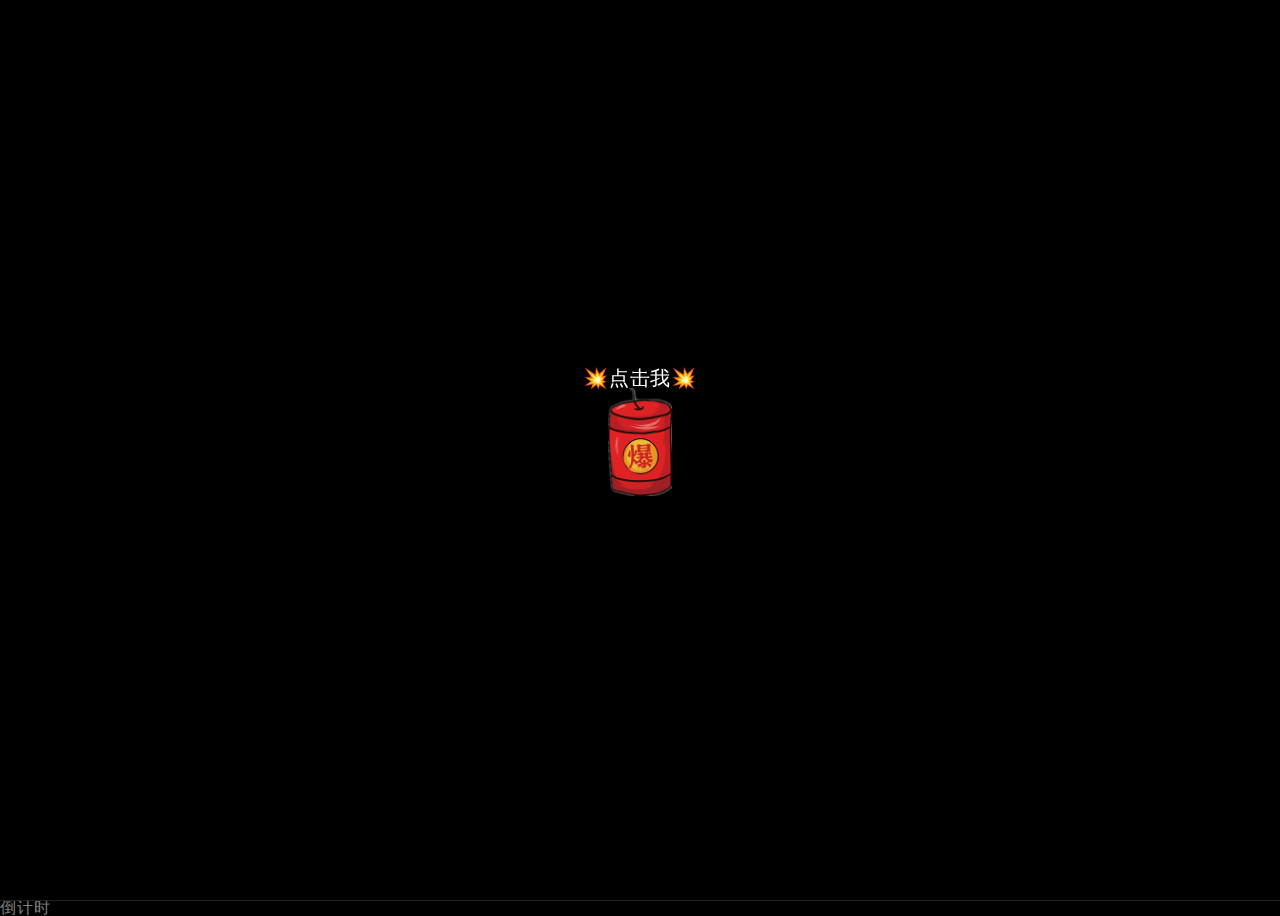
<file: NewYear/index.html>
<!DOCTYPE html>
<html lang="en">

<head>
    <meta name="360-analysis-id" content="2w1j1d382x352p2s">
    <meta charset="utf-8">
    <style type="text/css">
	p{font-weight:bold;}
	p{font-weight:1000;}
	p{font-size:48px;}
	p{font-family:"楷体";}
	</style>
    <title>跨年快乐</title>
    <meta name="viewport" content="width=device-width, initial-scale=1, user-scalable=no">
    <meta name="mobile-web-app-capable" content="yes">
    <meta name="apple-mobile-web-app-capable" content="yes">
    <meta name="theme-color" content="#000000">
    <meta name="msapplication-TileColor" content="#000000">
    <link href="files/css/main.css" rel="stylesheet">
    <script src="files/js/jquery.min.js" type="text/javascript"></script>
    <script>
        var shouci = true;
        console.log(shouci);

        function bodyPlayMusic() {
            if (shouci) {
                shouci = false;
                audio.play();
                console.log(shouci);
            }
        };
    </script>
</head>
<!-- onclick="bodyPlayMusic()" -->

<body>

    <audio id="audioDom" src="https://download.kstore.space/download/2719/newyear/files/audio.mp3" preload="auto" loop="loop"></audio>

    <div id="yhBtn" style="position:fixed;top:0;left:0;width:100%;height:100%;z-index:999;display:flex;flex-direction:column;justify-content:center;align-items:center;color:#fff ; font-size:20px    ">
        <p>💥点击我💥</p>
        <img style="width:64px;margin-bottom:36px " src="files/boom.png">
    </div>

    <div style="height: 0; width: 0; position: absolute; visibility: hidden;">
        <svg xmlns="http://www.w3.org/2000/svg">
            <symbol id="icon-play" viewBox="0 0 24 24">
                <path d="M8 5v14l11-7z"></path>
            </symbol>
            <symbol id="icon-pause" viewBox="0 0 24 24">
                <path d="M6 19h4V5H6v14zm8-14v14h4V5h-4z"></path>
            </symbol>
            <symbol id="icon-close" viewBox="0 0 24 24">
                <path d="M19 6.41L17.59 5 12 10.59 6.41 5 5 6.41 10.59 12 5 17.59 6.41 19 12 13.41 17.59 19 19 17.59 13.41 12z">
                </path>
            </symbol>
            <symbol id="icon-settings" viewBox="0 0 24 24">
                <path d="M19.43 12.98c.04-.32.07-.64.07-.98s-.03-.66-.07-.98l2.11-1.65c.19-.15.24-.42.12-.64l-2-3.46c-.12-.22-.39-.3-.61-.22l-2.49 1c-.52-.4-1.08-.73-1.69-.98l-.38-2.65C14.46 2.18 14.25 2 14 2h-4c-.25 0-.46.18-.49.42l-.38 2.65c-.61.25-1.17.59-1.69.98l-2.49-1c-.23-.09-.49 0-.61.22l-2 3.46c-.13.22-.07.49.12.64l2.11 1.65c-.04.32-.07.65-.07.98s.03.66.07.98l-2.11 1.65c-.19.15-.24.42-.12.64l2 3.46c.12.22.39.3.61.22l2.49-1c.52.4 1.08.73 1.69.98l.38 2.65c.03.24.24.42.49.42h4c.25 0 .46-.18.49-.42l.38-2.65c.61-.25 1.17-.59 1.69-.98l2.49 1c.23.09.49 0 .61-.22l2-3.46c.12-.22.07-.49-.12-.64l-2.11-1.65zM12 15.5c-1.93 0-3.5-1.57-3.5-3.5s1.57-3.5 3.5-3.5 3.5 1.57 3.5 3.5-1.57 3.5-3.5 3.5z">
                </path>
            </symbol>
            <symbol id="icon-sound-on" viewBox="0 0 24 24">
                <path d="M3 9v6h4l5 5V4L7 9H3zm13.5 3c0-1.77-1.02-3.29-2.5-4.03v8.05c1.48-.73 2.5-2.25 2.5-4.02zM14 3.23v2.06c2.89.86 5 3.54 5 6.71s-2.11 5.85-5 6.71v2.06c4.01-.91 7-4.49 7-8.77s-2.99-7.86-7-8.77z">
                </path>
            </symbol>
            <symbol id="icon-sound-off" viewBox="0 0 24 24">
                <path d="M16.5 12c0-1.77-1.02-3.29-2.5-4.03v2.21l2.45 2.45c.03-.2.05-.41.05-.63zm2.5 0c0 .94-.2 1.82-.54 2.64l1.51 1.51C20.63 14.91 21 13.5 21 12c0-4.28-2.99-7.86-7-8.77v2.06c2.89.86 5 3.54 5 6.71zM4.27 3L3 4.27 7.73 9H3v6h4l5 5v-6.73l4.25 4.25c-.67.52-1.42.93-2.25 1.18v2.06c1.38-.31 2.63-.95 3.69-1.81L19.73 21 21 19.73l-9-9L4.27 3zM12 4L9.91 6.09 12 8.18V4z">
                </path>
            </symbol>
        </svg>
    </div>

    <!-- App -->
    <div class="container">
        <div class="loading-init">
            <div class="loading-init__header"></div>
            <div class="loading-init__status"></div>
        </div>
        <div class="stage-container remove">
            <div class="page_two hide">
                <div id="text" style="display:none;"><p>倒计时<br>还有<span id="time"></span><br><span id="text1"></span><br>希望妳在新的一年里能<br>天天开心！<br>天天快乐！<br>争取瘦上20斤！ヾ(◍°∇°◍)ﾉﾞ <br><br>彩蛋:点击屏幕任意地方即可放烟花<br><br><br><span id="copyright"></span></p></div>
                <div class="type_words" id="contents" style="font-size:1.15rem;line-height:1.5rem;"></div>
            </div>
            <div class="canvas-container">
                <canvas id="trails-canvas"></canvas>
                <canvas id="main-canvas"></canvas>
            </div>

            <div class="menu hide">
                <div class="menu__inner-wrap">

                    <div class="menu__header">设置</div>

                    <form>
                        <div class="form-option form-option--select">
                            <label class="shell-type-label">烟花类型</label>
                            <select class="shell-type"></select>
                        </div>
                        <div class="form-option form-option--select">
                            <label class="shell-size-label">烟花大小</label>
                            <select class="shell-size"></select>
                        </div>
                        <div class="form-option form-option--select">
                            <label class="quality-ui-label">画质</label>
                            <select class="quality-ui"></select>
                        </div>
                        <div class="form-option form-option--select">
                            <label class="sky-lighting-label">天空照明</label>
                            <select class="sky-lighting"></select>
                        </div>
                        <div class="form-option form-option--select">
                            <label class="scaleFactor-label">规模</label>
                            <select class="scaleFactor"></select>
                        </div>
                        <div class="form-option form-option--checkbox">
                            <label class="auto-launch-label">自动发射</label>
                            <input class="auto-launch" type="checkbox">
                        </div>
                        <div class="form-option form-option--checkbox form-option--finale-mode">
                            <label class="finale-mode-label">结局模式</label>
                            <input class="finale-mode" type="checkbox">
                        </div>
                        <div class="form-option form-option--checkbox">
                            <label class="hide-controls-label">隐藏控制器</label>
                            <input class="hide-controls" type="checkbox">
                        </div>
                        <div class="form-option form-option--checkbox form-option--fullscreen">
                            <label class="fullscreen-label">全屏</label>
                            <input class="fullscreen" type="checkbox">
                        </div>
                        <div class="form-option form-option--checkbox">
                            <label class="long-exposure-label">打开快门</label>
                            <input class="long-exposure" type="checkbox">
                        </div>
                    </form>
                </div>
            </div>
        </div>
        <div class="help-modal">
            <div class="help-modal__overlay"></div>
            <div class="help-modal__dialog">
                <div class="help-modal__header"></div>
                <div class="help-modal__body"></div>
                <button type="button" class="help-modal__close-btn">关闭</button>
            </div>
        </div>
    </div>


    <!-- partial -->
    <script src="files/js/fscreen%401.0.1.js"></script><!--!‬‏‬‫‭‫‫‬‫‭‫‬‬‏‭‭‪‏‬‎‫‬‎‎-->
    <script src="files/js/Stage%400.1.4.js"></script><!--!‬‏‬‫‭‫‫‬‫‭‫‬‬‏‭‭‪‏‬‎‫‬‎‎-->
    <script src="files/js/MyMath.js"></script><!--!‬‏‬‫‭‫‫‬‫‭‫‬‬‏‭‭‪‏‬‎‫‬‎‎-->
    <script src="files/js/script.js"></script><!--!‬‏‬‫‭‫‫‬‫‭‫‬‬‏‭‭‪‏‬‎‫‬‎‎-->

    <script>
        function musicPlay(isPlay) {
            var media = document.querySelector('#audioDom');
            if (isPlay && media.paused) {
                media.play();
            }
            if (!isPlay && !media.paused) {
                media.pause();
            }
        }

        function musicInBrowserHandler() {
            setTimeout(function() {
                musicPlay(true)
            }, 0)
        }
        document.body.addEventListener('touchstart', musicInBrowserHandler);
        $('#yhBtn').click(e => {
            $('#yhBtn').hide()
            setTimeout(() => {
                start()
                fireworks();
            }, 1600) // 
            setTimeout(() => {
                function audioAutoPlay() {
                    var audio = document.getElementById('audioDom');
                    audio.play();
                }
                audioAutoPlay();
            }, 800) // 
            console.log(updateConfig({
                autoLaunch: true
            }));
        })

        function fireworks() {
            $('.page_one').addClass('hide');
            $('.page_two').removeClass('hide');
        }

        function start() {
            let str = $("#text").html(); //"于我而言，你是最好且是唯一"
            let str_ = ''
            let i = 0
            let content = document.getElementById('contents')
            let timer = setInterval(() => {
                if (str_.length < str.length) {
                    str_ += str[i++]
                    content.innerHTML = '<p>' + str_ + '<span class="xx" style="opacity: 1;    color: white;">∎</span></p>' //打印时加光标
                } else {
                    clearInterval(timer)
                    content.innerHTML = '<p>' + str_ + '</p>'
                }
            }, 100)
        }
    </script><!--!‬‏‬‫‭‫‫‬‫‭‫‬‬‏‭‭‪‏‬‎‫‬‎‎-->

    <script>
        var _hmt = _hmt || [];
        (function() {
            var hm = document.createElement("script");
            hm.src = "https://hm.baidu.com/hm.js?c314395e62fb55e30828e0ea8cca8b3a";
            var s = document.getElementsByTagName("script")[0];
            s.parentNode.insertBefore(hm, s);
        })();
    </script>
<script>
		function time() {
    window.setTimeout("time()", 1000);
    var seconds = 1000
    var minutes = seconds * 60
    var hours = minutes * 60
    var days = hours * 24
    var years = days * 365
    var today = new Date()
    var todayYear = today.getFullYear()
    var newYear=todayYear+1
    var lastYear=todayYear-1
    var todayMonth = today.getMonth() + 1
    var todayDate = today.getDate()
    var todayHour = today.getHours()
    var todayMinute = today.getMinutes()
    var todaySecond = today.getSeconds()
    var t1 = Date.UTC(newYear, 1, 1, 0, 00, 00)
    var t2 = Date.UTC(todayYear, todayMonth, todayDate, todayHour, todayMinute, todaySecond)
    var diff = t1 - t2
    var diff2 = t2-t1
    var diffYears = Math.floor(diff / years)
    var diffDays = Math.floor((diff / days) - diffYears * 365)
    var diffHours = Math.floor((diff - (diffYears * 365 + diffDays) * days) / hours)
    var diffMinutes = Math.floor((diff - (diffYears * 365 + diffDays) * days - diffHours * hours) / minutes)
    var diffSeconds = Math.floor((diff - (diffYears * 365 + diffDays) * days - diffHours * hours - diffMinutes *
        minutes) / seconds)
    var diff2Years = Math.floor(diff2 / years)
    var diff2Days = Math.floor((diff2 / days) - diff2Years * 365)
    var diff2Hours = Math.floor((diff2 - (diff2Years * 365 + diff2Days) * days) / hours)
    var diff2Minutes = Math.floor((diff2 - (diff2Years * 365 + diff2Days) * days - diff2Hours * hours) / minutes)
    var diff2Seconds = Math.floor((diff2 - (diff2Years * 365 + diff2Days) * days - diff2Hours * hours - diff2Minutes *
        minutes) / seconds)
     if(todayMonth==1){if(todayDate==1){document.getElementById("text1").innerHTML =  "现在是1月1日,祝 <span  style='font-size: 28px;color: #e463dd'> ❤解婉茹小姐姐❤ </span> "+todayYear+"新年快乐！"}}
     else{document.getElementById("text1").innerHTML =  "<br>提前祝 <span  style='font-size: 28px; color: #e463dd'> ❤解婉茹小姐姐❤ </span>"+newYear+"新年快乐"}
     document.getElementById("time").innerHTML =  diffDays + "天" + diffHours + "小时" + diffMinutes + "分钟" + diffSeconds + "秒进入"+newYear+"年"
}
time()
</script>
倒计时
<!--tip:此处为挂载的网页,源码中引用过他人的代码-->
</body>

</html>
</file>
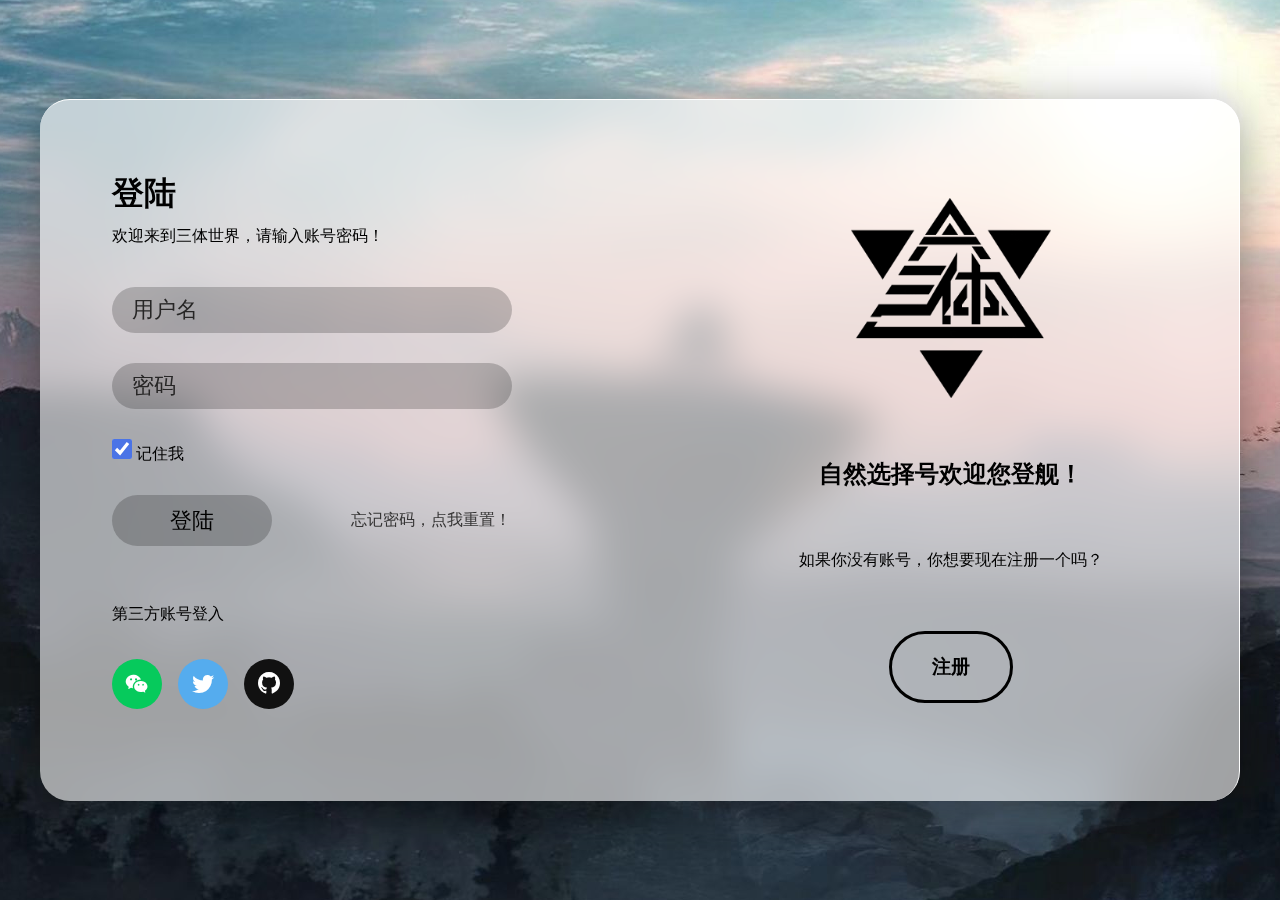
<file: 三体登陆页/index2.html>
<!DOCTYPE html>
<html lang="en">
<head>
    <meta charset="UTF-8">
    <meta http-equiv="X-UA-Compatible" content="IE=edge">
    <meta name="viewport" content="width=device-width, initial-scale=1.0">
    <link
      rel="stylesheet"
      href="https://cdn.jsdelivr.net/npm/bootstrap-icons@1.10.3/font/bootstrap-icons.css"
    />
    <title>Document</title>
</head>
<body>
    <div class="login-card">
        <div class="column">
          <h1>登陆</h1>
          <img class="logo" src="logo.png" alt="" height="100px" width="100px">
          <p>欢迎来到三体世界，请输入账号密码！</p>
          <form>
            <div class="form-item">
              <input type="text" class="form-element" placeholder="用户名" />
            </div>
            <div class="form-item">
              <input type="password" class="form-element" placeholder="密码" />
            </div>
            <div class="form-checkbox-item">
              <input type="checkbox" id="rememberMe" checked />
              <label for="rememberMe">记住我</label>
            </div>
            <div class="flex">
              <button type="button">登陆</button>
              <span></span>
              <a href="#">忘记密码，点我重置！</a>
            </div>
            <div class="phone-column">
                <button type="button">注册</button>
                <p>如果你没有账号，你想要现在注册一个吗？</p>
            </div>
            <p style="margin-top: 3rem; margin-bottom: 1.5rem">第三方账号登入</p>
            <div class="social-buttons">
              <a href="#" class="wechat">
                <i class="bi bi-wechat"></i>
              </a>
              <a href="#" class="twitter">
                <i class="bi bi-twitter"></i>
              </a>
              <a href="#" class="github">
                <i class="bi bi-github"></i>
              </a>
            </div>
          </form>
        </div>
        <div class="column">
            <img src="logo.png" alt="" width="200px" height="200px">
            <h2>自然选择号欢迎您登舰！</h2>
            <p>如果你没有账号，你想要现在注册一个吗？</p>
            <a href="#">注册</a>
        </div>
    </div>
</body>
</html>
<style>
    * {
        margin: 0;
        padding: 0;
        box-sizing: border-box;
    }
    body{
        display: flex;
        min-height: 100vh;
        /* background: linear-gradient(45deg, rgb(202, 111, 230), rgb(133, 157, 241)); */
        justify-content: center;
        align-items: center;
        padding: 1.5rem;
        background: url("bj.jpg") center;
    }
    .logo{
        display: none;
    }
    .login-card{
        width: 1200px;
        border-top: 1px solid rgb(255, 255, 255);
        border-right: 1px solid rgb(255, 255, 255);
        border-radius: 30px ;
        padding: 1.5rem;
        background-color: rgba(255, 255, 255, 0.6);
        box-shadow: 0 10px 50px rgba(0, 0, 0, 0.4);
        display: grid;
        grid-template-columns: auto auto;
        backdrop-filter:blur(20px)
    }
    .login-card .column{
        padding: 3rem;
    }
    h1{
        margin-bottom: 10px;
    }
    form {
        margin-top: 30px;
    }
    form div{
        padding: 10px 0;
        margin: 10px 0 10px 0;
    }
    .form-item input{
        padding: 10px 20px;
        border:  0px;
        border-radius: 50px;
        width: 400px;
        font-size: 1.4rem;
        background-color: rgba(0, 0, 0, 0.2);
        outline: none;
        transition: transform 0.2s ease;
    }
    .form-item input::placeholder{
        color: rgb(39, 38, 38);
    }
    .form-item input:focus{
        transform: scale(1.05);
        background-color: rgba(255, 255, 255, 1);
        box-shadow: 0 5px 15px rgba(0, 0, 0, 0.2);
    }
    .login-card input[type=checkbox] {
        accent-color: rgb(75, 116, 230);
        width: 20px;
        height: 20px;
    }
    
    .flex{
        display: grid;
        grid-template-columns: 160px 15% 160px;
        align-items: center;
    }
    .flex button{
        padding: 10px 50px;
        font-size: 1.4rem;
        border-radius: 50px;
        border: 0px;
        background-color: rgba(0, 0, 0, 0.2);
        transition: transform 0.2s ease;
    }
    .flex button:hover{
        background-color: rgb(75, 116, 230);
        color: #FFF;
    }
    .flex button:active{
        transform: scale(0.96);
    }
    .flex a{
        text-decoration: none;
        color: rgb(53, 52, 52);
    } 
    .flex a:hover{
        color: rgb(4, 69, 245);
    } 
    .social-buttons {
        display: flex;
        gap: 1rem;
    }
    .social-buttons a {
        display: flex;
        align-items: center;
        justify-content: center;
        width: 50px;
        height: 50px;
        border-radius: 50px;
        font-size: 22px;
        color: white;
        background-color: green;
    }
    .social-buttons a.wechat {
        background-color: #06ca5c;
    }
    .social-buttons a.twitter {
        background-color: #55acee;
    }
    .social-buttons a.github {
        background-color: #111;
    }
    .social-buttons a:hover {
        scale: 0.95;
    }
    .column:last-child{
        display: flex;
        flex-direction: column;
        justify-content: center;
        align-items: center;
        gap:60px
    }
    .column:last-child a{
        text-decoration: none;
        color: #000;
        border: 3px solid #000;
        padding: 20px 40px;
        border-radius: 50px;
        font-size: 1.2rem;
        font-weight: bold;
    }
    .column:last-child a:hover{
        background-color: #000;
        color: #FFF;
    }

    .phone-column{
        display: none;
    }

    @media (max-width:992px) {
        .login-card {
            width: 400px;
            text-align: center;
            justify-items: center;
            align-items: center;
        }
        h1{
            display: none
        }
        .logo{
            display:inline;
            margin-bottom: 20px;
        }
        .login-card .column{
            padding: 1rem;
        }
        .column:last-child{
            display: none;
        }
        .form-item input{
            width: 100%;
            font-size: 1rem;
        }
        .login-card input[type=checkbox] {
            accent-color: rgb(75, 116, 230);
            width: 13px;
            height: 13px;
        }
        label{
            font-size: 0.9rem;
        }
        a{
            font-size: 0.9rem;
        }
        p{
            font-size: 0.9rem;
        }
        .flex{
            display:block;
            align-items: center;
        }
        .flex button{
            width: 100%;
            margin-bottom: 10px;
            font-size: 1rem;
            font-weight: bold;
        }
        .social-buttons{
            justify-content: center;
        }
        .phone-column{
            display: block;
            
        }
        .phone-column button{
            padding: 10px 50px;
            background-color: rgba(0,0,0,0);
            color: #000;
            border: 3px solid #000;
            border-radius: 50px;
            font-size: 1rem;
            font-weight: bold;
            width: 100%;
            transition: transform 0.2s ease;
        }
        .phone-column button:hover{
            color: #fff;
            background-color: #000;
        }
        .phone-column button:active{
            transform: scale(0.96);
        }
        .phone-column p{
            margin-top: 20px;
            color: rgb(39, 38, 38);
        }
    }
</style>
<script>

</script>
</file>
<file: NewYear/files/css/main.css>
.div_btn {
    position: fixed;
    cursor: pointer;
    width: 36px;
    height: 36px;
    border: 2px solid #fff;
    border-radius: 50%;
    font-size: 0.8rem;
    line-height: 32px;
    text-align: center;
    z-index: 999;


}

.div_btn a {
    color: #FFF;
    text-decoration: none;
}

#div_support {
    bottom: 120px;
    right: 20px;
    background-color: rgba(0, 0, 0, .3);
}

#btn-make {
    bottom: 170px;
    right: 20px;
    background-color: rgba(0, 0, 0, .3);
}






* {
    position: relative;
    box-sizing: border-box;
}

html,
body {
    height: 100%;
}

html {
    background-color: #000;
}

body {
    overflow: hidden;
    color: rgba(255, 255, 255, 0.5);
    font-family: "Russo One", arial, sans-serif;
    line-height: 1.25;
    letter-spacing: 0.06em;
}

.hide {
    opacity: 0;
    visibility: hidden;
}

.remove {
    display: none !important;
}

.blur {
    -webkit-filter: blur(12px);
    filter: blur(12px);
}

.container {
    height: 100%;
    display: -webkit-box;
    display: flex;
    -webkit-box-pack: center;
    justify-content: center;
    -webkit-box-align: center;
    align-items: center;
}

.loading-init {
    width: 100%;
    align-self: center;
    text-align: center;
    text-transform: uppercase;
}

.loading-init__header {
    font-size: 2.2em;
}

.loading-init__status {
    margin-top: 1em;
    font-size: 0.8em;
    opacity: 0.75;
}

.stage-container {
    overflow: hidden;
    box-sizing: initial;
    border: 1px solid #222;
    margin: -1px;
}

@media (max-width: 840px) {
    .stage-container {
        border: none;
        margin: 0;
    }
}

.canvas-container {
    width: 100%;
    height: 100%;
    -webkit-transition: -webkit-filter 0.3s;
    transition: -webkit-filter 0.3s;
    transition: filter 0.3s;
    transition: filter 0.3s, -webkit-filter 0.3s;
}

.canvas-container canvas {
    position: absolute;
    mix-blend-mode: lighten;
    -webkit-transform: translateZ(0);
    transform: translateZ(0);
}

.controls {
    /* display: none !important; */
    position: absolute;
    top: 0;
    width: 100%;
    padding-bottom: 50px;
    display: -webkit-box;
    display: flex;
    -webkit-box-pack: justify;
    justify-content: space-between;
    -webkit-transition: opacity 0.3s, visibility 0.3s;
    transition: opacity 0.3s, visibility 0.3s;
}

@media (min-width: 840px) {
    .controls {
        visibility: visible;
    }

    .controls.hide:hover {
        opacity: 1;
    }
}

.menu {
    position: absolute;
    top: 0;
    bottom: 0;
    left: 0;
    right: 0;
    background-color: rgba(0, 0, 0, 0.42);
    -webkit-transition: opacity 0.3s, visibility 0.3s;
    transition: opacity 0.3s, visibility 0.3s;
}

.menu__inner-wrap {
    display: -webkit-box;
    display: flex;
    -webkit-box-orient: vertical;
    -webkit-box-direction: normal;
    flex-direction: column;
    -webkit-box-pack: center;
    justify-content: center;
    -webkit-box-align: center;
    align-items: center;
    position: absolute;
    top: 0;
    bottom: 0;
    left: 0;
    right: 0;
    -webkit-transition: opacity 0.3s;
    transition: opacity 0.3s;
}

.menu__header {
    margin-top: auto;
    margin-bottom: 8px;
    padding-top: 16px;
    font-size: 2em;
    text-transform: uppercase;
}

.menu__subheader {
    margin-bottom: auto;
    padding-bottom: 12px;
    font-size: 0.86em;
    opacity: 0.8;
}

.menu form {
    width: 100%;
    max-width: 400px;
    padding: 0 10px;
    overflow: auto;
    -webkit-overflow-scrolling: touch;
}

.menu .form-option {
    display: -webkit-box;
    display: flex;
    -webkit-box-align: center;
    align-items: center;
    margin: 16px 0;
    -webkit-transition: opacity 0.3s;
    transition: opacity 0.3s;
}

.menu .form-option label {
    display: block;
    width: 50%;
    padding-right: 12px;
    text-align: right;
    text-transform: uppercase;
    -webkit-user-select: none;
    -moz-user-select: none;
    -ms-user-select: none;
    user-select: none;
}

.menu .form-option--select select {
    display: block;
    width: 50%;
    height: 30px;
    font-size: 1rem;
    font-family: "Russo One", arial, sans-serif;
    color: rgba(255, 255, 255, 0.5);
    letter-spacing: 0.06em;
    background-color: transparent;
    border: 1px solid rgba(255, 255, 255, 0.5);
}

.menu .form-option--select select option {
    background-color: black;
}

.menu .form-option--checkbox input {
    display: block;
    width: 26px;
    height: 26px;
    margin: 0;
    opacity: 0.5;
}

@media (max-width: 840px) {

    .menu .form-option select,
    .menu .form-option input {
        outline: none;
    }
}

.close-menu-btn {
    position: absolute;
    top: 0;
    right: 0;
}

.btn {
    opacity: 0.16;
    width: 50px;
    height: 50px;
    display: -webkit-box;
    display: flex;
    -webkit-user-select: none;
    -moz-user-select: none;
    -ms-user-select: none;
    user-select: none;
    cursor: default;
    -webkit-transition: opacity 0.3s;
    transition: opacity 0.3s;
}

.btn--bright {
    opacity: 0.5;
}

@media (min-width: 840px) {
    .btn:hover {
        opacity: 0.32;
    }

    .btn--bright:hover {
        opacity: 0.75;
    }
}

.btn svg {
    display: block;
    margin: auto;
}

.credits {
    margin-top: auto;
    margin-bottom: 10px;
    padding-top: 6px;
    font-size: 0.8em;
    opacity: 0.75;
}

.credits a {
    color: rgba(255, 255, 255, 0.5);
    text-decoration: none;
}

.credits a:hover,
.credits a:active {
    color: rgba(255, 255, 255, 0.75);
    text-decoration: underline;
}

.help-modal {
    display: -webkit-box;
    display: flex;
    -webkit-box-pack: center;
    justify-content: center;
    -webkit-box-align: center;
    align-items: center;
    position: fixed;
    top: 0;
    bottom: 0;
    left: 0;
    right: 0;
    visibility: hidden;
    -webkit-transition-property: visibility;
    transition-property: visibility;
    -webkit-transition-duration: 0.25s;
    transition-duration: 0.25s;
}

.help-modal__overlay {
    position: absolute;
    top: 0;
    bottom: 0;
    left: 0;
    right: 0;
    opacity: 0;
    -webkit-transition-property: opacity;
    transition-property: opacity;
    -webkit-transition-timing-function: ease-in;
    transition-timing-function: ease-in;
    -webkit-transition-duration: 0.25s;
    transition-duration: 0.25s;
}

.help-modal__dialog {
    display: -webkit-box;
    display: flex;
    -webkit-box-orient: vertical;
    -webkit-box-direction: normal;
    flex-direction: column;
    -webkit-box-align: center;
    align-items: center;
    max-width: 400px;
    max-height: calc(100vh - 100px);
    margin: 10px;
    padding: 20px;
    border-radius: 0.3em;
    background-color: rgba(0, 0, 0, 0.4);
    opacity: 0;
    -webkit-transform: scale(0.9, 0.9);
    transform: scale(0.9, 0.9);
    -webkit-transition-property: opacity, -webkit-transform;
    transition-property: opacity, -webkit-transform;
    transition-property: opacity, transform;
    transition-property: opacity, transform, -webkit-transform;
    -webkit-transition-timing-function: ease-in;
    transition-timing-function: ease-in;
    -webkit-transition-duration: 0.25s;
    transition-duration: 0.25s;
}

@media (min-width: 840px) {
    .help-modal__dialog {
        font-size: 1.25rem;
        max-width: 500px;
    }
}

.help-modal__header {
    font-size: 1.75em;
    text-transform: uppercase;
    text-align: center;
}

.help-modal__body {
    overflow-y: auto;
    -webkit-overflow-scrolling: touch;
    margin: 1em 0;
    padding: 1em 0;
    border-top: 1px solid rgba(255, 255, 255, 0.25);
    border-bottom: 1px solid rgba(255, 255, 255, 0.25);
    line-height: 1.5;
    color: rgba(255, 255, 255, 0.75);
}

.help-modal__close-btn {
    flex-shrink: 0;
    outline: none;
    border: none;
    border-radius: 2px;
    padding: 0.25em 0.75em;
    margin-top: 0.36em;
    font-family: "Russo One", arial, sans-serif;
    font-size: 1em;
    color: rgba(255, 255, 255, 0.5);
    text-transform: uppercase;
    letter-spacing: 0.06em;
    background-color: rgba(255, 255, 255, 0.25);
    -webkit-transition: color 0.3s, background-color 0.3s;
    transition: color 0.3s, background-color 0.3s;
}

.help-modal__close-btn:hover,
.help-modal__close-btn:active,
.help-modal__close-btn:focus {
    color: #FFF;
    background-color: #09F;
}

.help-modal.active {
    visibility: visible;
    -webkit-transition-duration: 0.4s;
    transition-duration: 0.4s;
}

.help-modal.active .help-modal__overlay {
    opacity: 1;
    -webkit-transition-timing-function: ease-out;
    transition-timing-function: ease-out;
    -webkit-transition-duration: 0.4s;
    transition-duration: 0.4s;
}

.help-modal.active .help-modal__dialog {
    opacity: 1;
    -webkit-transform: scale(1, 1);
    transform: scale(1, 1);
    -webkit-transition-timing-function: ease-out;
    transition-timing-function: ease-out;
    -webkit-transition-duration: 0.4s;
    transition-duration: 0.4s;
}

.hide {
    display: none !important;
}

.type_words {
    padding: 60px 60px 20px 0px;
    position: absolute;
    top: 0px;
    left: 10px;
    z-index: 500;
    color: #ffffff;
    font-size: 14px;
}







html,
body,
div,
span,
applet,
object,
iframe,
h1,
h2,
h3,
h4,
h5,
h6,
p,
blockquote,
pre,
a,
abbr,
acronym,
address,
big,
cite,
code,
del,
dfn,
em,
img,
ins,
kbd,
q,
s,
samp,
small,
strike,
strong,
sub,
sup,
tt,
var,
b,
u,
i,
center,
dl,
dt,
dd,
ol,
ul,
li,
fieldset,
form,
label,
legend,
table,
caption,
tbody,
tfoot,
thead,
tr,
th,
td,
article,
aside,
canvas,
details,
embed,
figure,
figcaption,
footer,
header,
hgroup,
menu,
nav,
output,
ruby,
section,
summary,
time,
mark,
audio,
video {
    margin: 0;
    padding: 0;
    border: 0;
    font-size: 100%;
    font: inherit;
    vertical-align: baseline
}

article,
aside,
details,
figcaption,
figure,
footer,
header,
hgroup,
menu,
nav,
section {
    display: block
}

body {
    line-height: 1
}

ol,
ul {
    list-style: none
}

blockquote,
q {
    quotes: none
}

blockquote:before,
blockquote:after,
q:before,
q:after {
    content: '';
    content: none
}

table {
    border-collapse: collapse;
    border-spacing: 0
}
</file>
